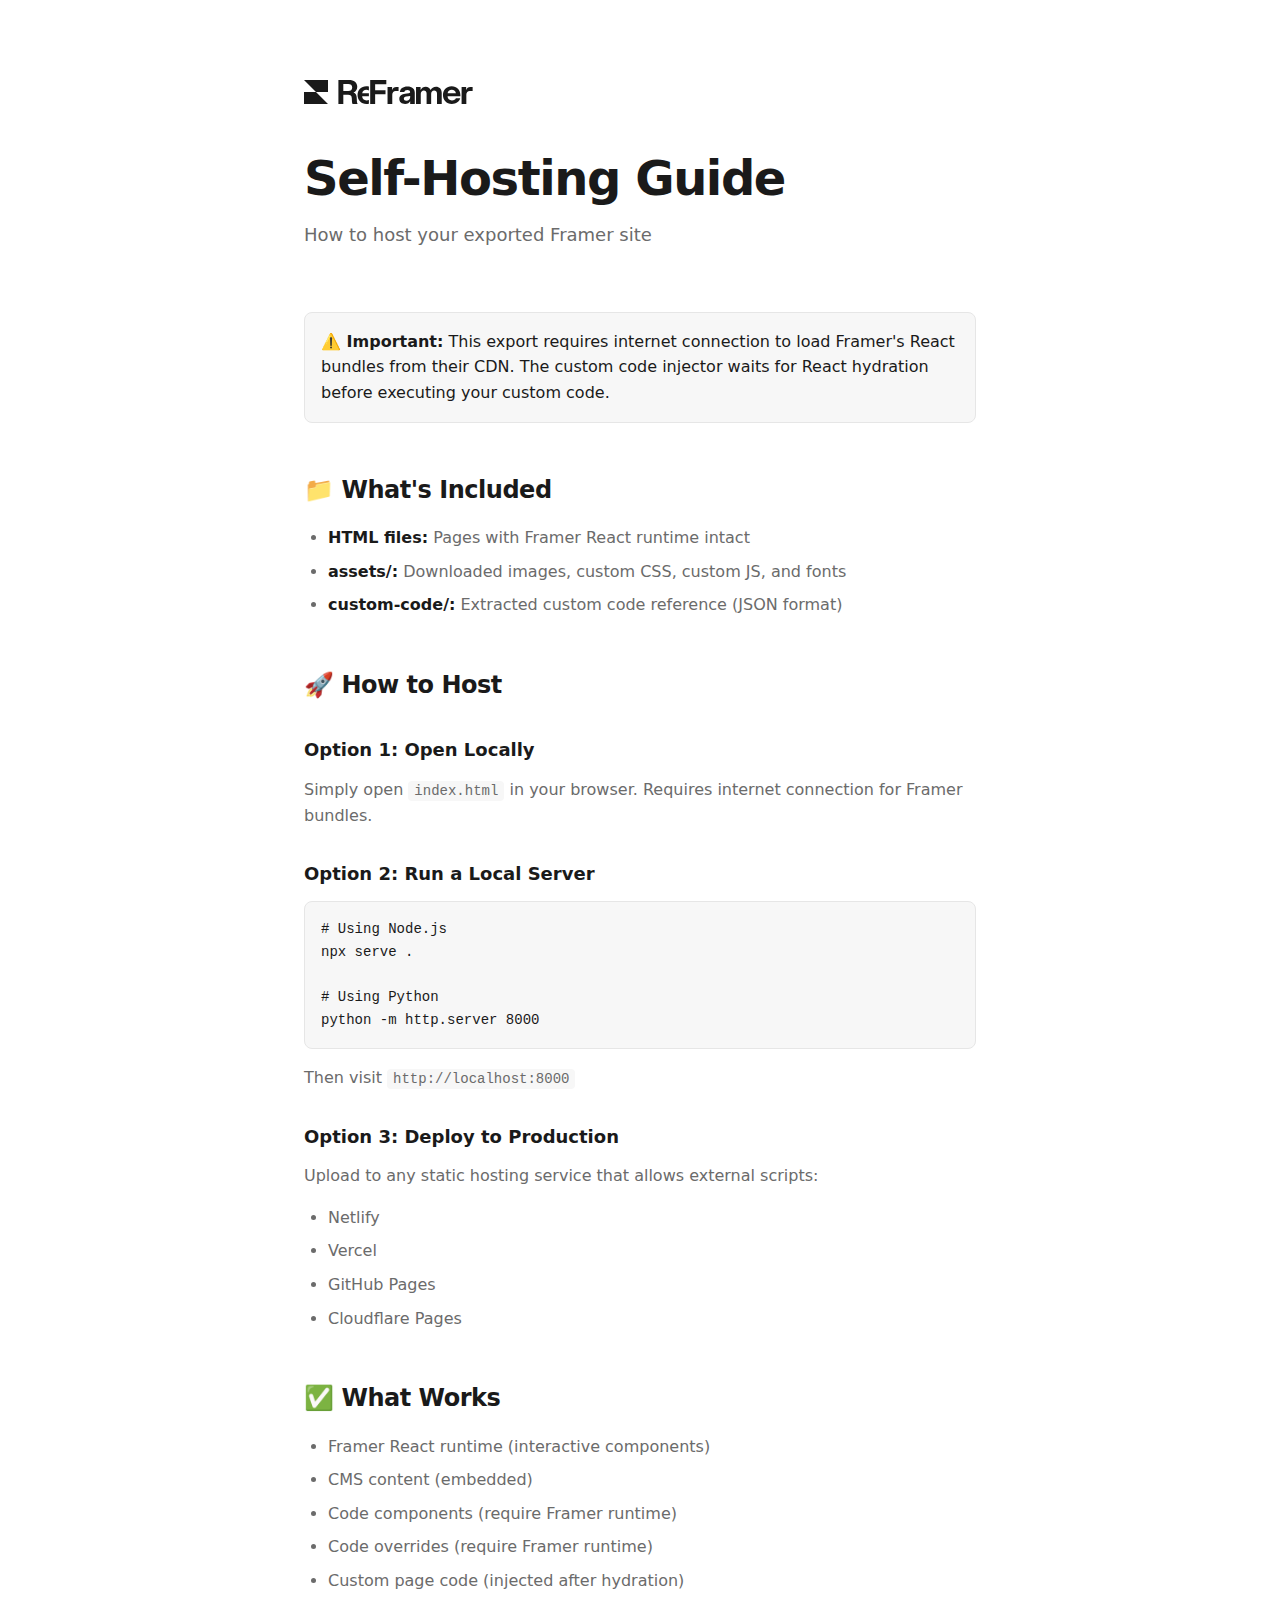
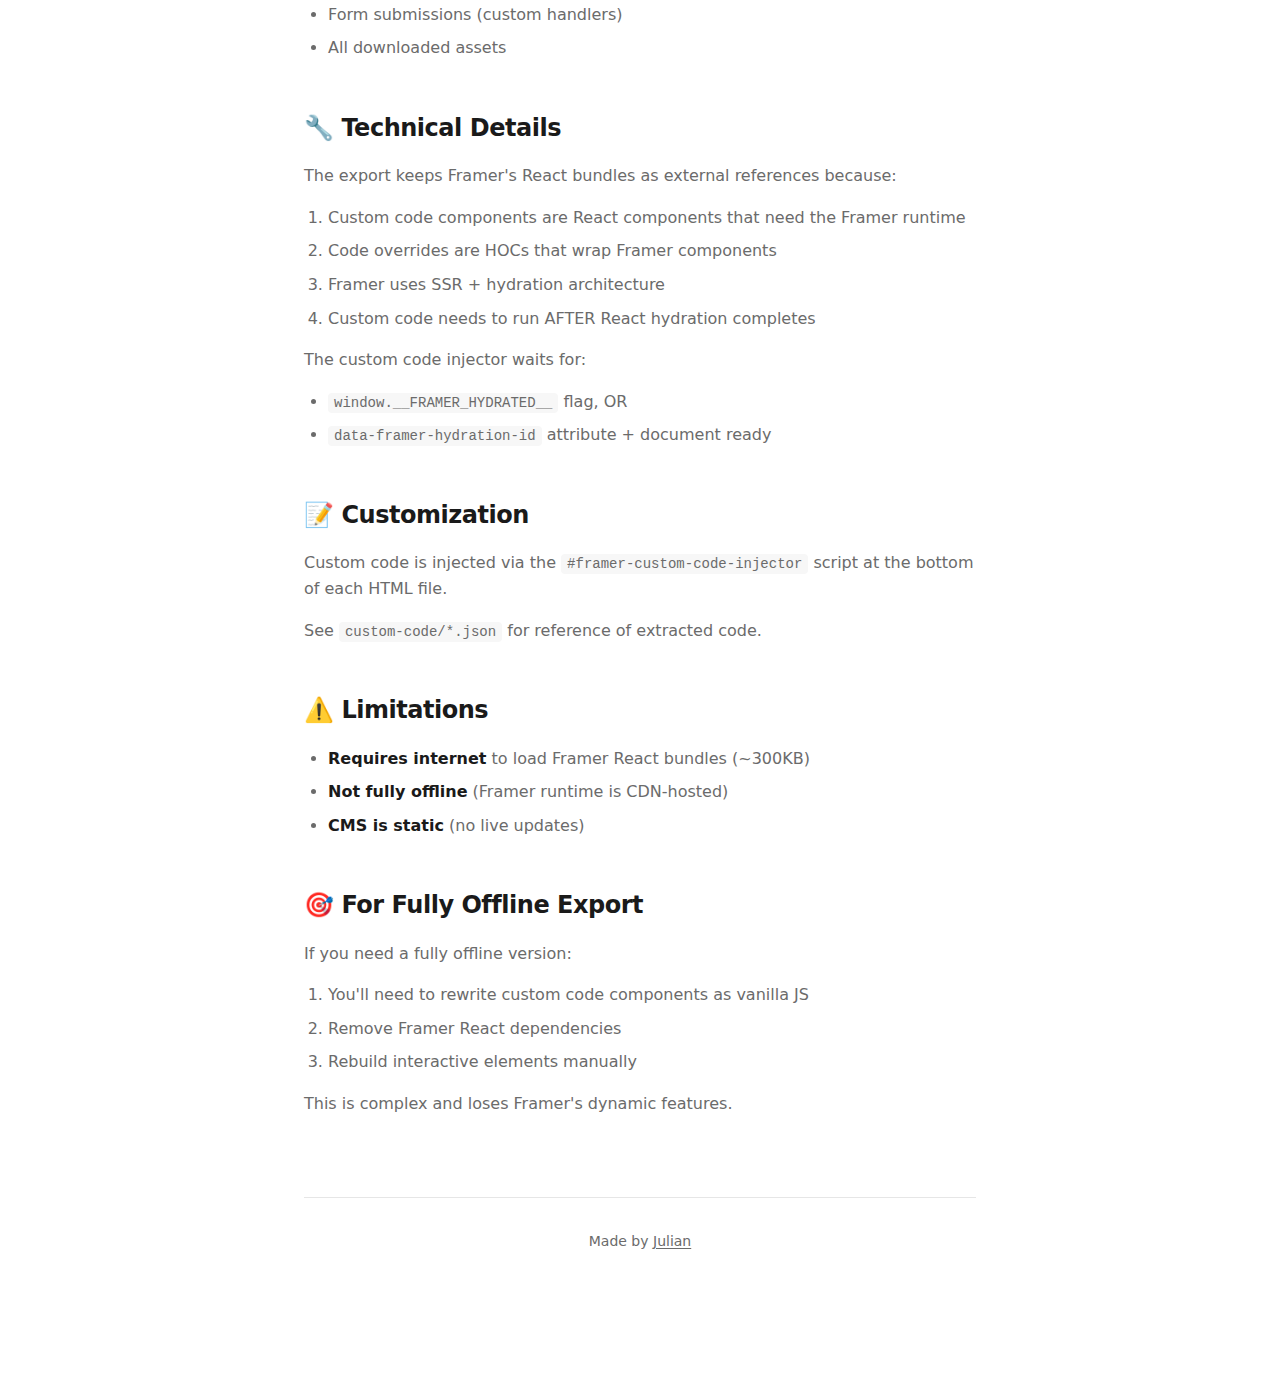
<file: README.html>
<!DOCTYPE html>
<html lang="en">
<head>
    <meta charset="UTF-8">
    <meta name="viewport" content="width=device-width, initial-scale=1.0">
    <title>ReFramer - Self-Hosting Guide</title>
    <style>
        :root {
            --color-bg: #ffffff;
            --color-surface: #f7f7f7;
            --color-border: #e6e6e6;
            --color-text: #1a1a1a;
            --color-text-secondary: #6b6b6b;
            --color-accent: #000000;
            --color-hover: #f0f0f0;
        }

        @media (prefers-color-scheme: dark) {
            :root {
                --color-bg: #000000;
                --color-surface: #111111;
                --color-border: #2a2a2a;
                --color-text: #ffffff;
                --color-text-secondary: #9b9b9b;
                --color-accent: #ffffff;
                --color-hover: #1a1a1a;
            }
        }

        * {
            margin: 0;
            padding: 0;
            box-sizing: border-box;
        }

        body {
            font-family: -apple-system, BlinkMacSystemFont, 'Segoe UI', 'Inter', system-ui, sans-serif;
            background: var(--color-bg);
            color: var(--color-text);
            line-height: 1.6;
            -webkit-font-smoothing: antialiased;
        }

        .container {
            max-width: 720px;
            margin: 0 auto;
            padding: 80px 24px 120px;
        }

        header {
            margin-bottom: 64px;
        }

        .logo {
            height: 24px;
            margin-bottom: 48px;
            color: var(--color-text);
        }

        .logo svg {
            height: 100%;
            width: auto;
        }

        h1 {
            font-size: 48px;
            font-weight: 600;
            line-height: 1.1;
            margin-bottom: 16px;
            letter-spacing: -0.03em;
        }

        .subtitle {
            font-size: 18px;
            color: var(--color-text-secondary);
            line-height: 1.5;
        }

        h2 {
            font-size: 24px;
            font-weight: 600;
            margin-top: 48px;
            margin-bottom: 16px;
            letter-spacing: -0.02em;
        }

        h3 {
            font-size: 18px;
            font-weight: 600;
            margin-top: 32px;
            margin-bottom: 12px;
        }

        p {
            margin-bottom: 16px;
            color: var(--color-text-secondary);
        }

        ul, ol {
            margin-bottom: 16px;
            padding-left: 24px;
            color: var(--color-text-secondary);
        }

        li {
            margin-bottom: 8px;
        }

        code {
            background: var(--color-surface);
            padding: 2px 6px;
            border-radius: 4px;
            font-family: 'Monaco', 'Courier New', monospace;
            font-size: 14px;
        }

        pre {
            background: var(--color-surface);
            border: 1px solid var(--color-border);
            border-radius: 8px;
            padding: 16px;
            overflow-x: auto;
            margin-bottom: 16px;
        }

        pre code {
            background: none;
            padding: 0;
        }

        strong {
            color: var(--color-text);
            font-weight: 600;
        }

        .warning {
            background: var(--color-surface);
            border: 1px solid var(--color-border);
            border-radius: 8px;
            padding: 16px;
            margin-bottom: 24px;
        }

        footer {
            margin-top: 80px;
            padding-top: 32px;
            border-top: 1px solid var(--color-border);
            text-align: center;
            font-size: 14px;
            color: var(--color-text-secondary);
        }

        footer a {
            color: inherit;
            text-decoration: underline;
            text-underline-offset: 2px;
        }

        footer a:hover {
            color: var(--color-text);
        }

        @media (max-width: 640px) {
            .container {
                padding: 48px 20px 80px;
            }

            h1 {
                font-size: 36px;
            }
        }
    </style>
</head>
<body>
    <div class="container">
        <header>
            <div class="logo">
                <svg width="1068" height="152" viewBox="0 0 1068 152" fill="none" xmlns="http://www.w3.org/2000/svg">
                    <path d="M217.912 151.781V0.332031H284.082C317.218 0.332031 337.241 17.4081 337.241 42.7173C337.241 60.2 328.297 73.4136 313.05 79.5123C328.703 85.1026 333.074 96.4867 333.887 112.343L335.005 134.806C335.31 141.108 336.835 147.41 339.681 151.781H307.46C304.817 147.308 303.801 141.311 303.598 134.4L302.886 117.019C302.174 98.4179 294.043 93.7423 279.406 93.7423H249.015V151.781H217.912ZM280.728 69.5512C295.364 69.5512 305.325 61.5214 305.325 47.088C305.325 33.1629 295.263 25.6412 279.813 25.6412H249.015V69.5512H280.728Z" fill="currentColor"/>
                    <path d="M419.283 151.781V0.332031H521.333V27.1659H450.589V64.3674H516.251V90.3881H450.589V151.781H419.283Z" fill="currentColor"/>
                    <path d="M529.098 151.781V44.4459H557.964V62.7417H558.269C562.233 49.7313 570.365 43.7344 584.493 43.7344H598.927V68.9419H580.428C568.129 68.9419 559.082 77.5816 559.082 93.6413V151.781H529.098Z" fill="currentColor"/>
                    <path d="M640.269 151.78C617.806 151.78 603.779 139.685 603.779 120.372C603.779 99.1288 619.636 91.2006 640.473 87.8464L663.241 84.1872C670.152 83.0691 672.185 80.1215 672.185 76.0557C672.185 68.1276 665.477 62.6388 654.601 62.6388C643.42 62.6388 636.102 68.3308 635.39 76.564H607.235C608.557 54.5073 626.141 40.3789 655.516 40.3789C684.891 40.3789 701.764 54.7106 701.764 80.4264L701.662 151.78H672.389L672.49 134.806H672.084C667.205 144.055 656.634 151.78 640.269 151.78ZM648.706 130.943C662.834 130.943 672.389 121.897 672.389 109.395V100.653L647.486 105.024C638.338 106.752 632.341 111.123 632.341 118.644C632.341 126.268 638.338 130.943 648.706 130.943Z" fill="currentColor"/>
                    <path d="M709.527 151.689V44.3533H738.394V63.6656H738.699C744.289 49.2322 757.401 42.1172 771.022 42.1172C785.353 42.1172 797.347 49.9437 801.921 63.0557C807.512 50.0454 820.827 42.1172 836.277 42.1172C856.91 42.1172 872.258 56.0423 872.258 80.5384V151.689H842.375V86.0271C842.375 73.1184 834.345 66.8165 824.181 66.8165C812.594 66.8165 805.377 75.1513 805.377 87.0436V151.689H776.51V85.214C776.51 74.0332 769.192 66.8165 758.723 66.8165C748.05 66.8165 739.512 74.6431 739.512 88.3649V151.689H709.527Z" fill="currentColor"/>
                    <path d="M936.23 151.781C902.078 151.781 880.021 128.199 880.021 95.7752C880.021 63.046 902.891 39.5664 935.112 39.5664C968.146 39.5664 990.406 62.5378 990.406 95.1654V103.195H909.193C909.803 118.95 919.967 129.318 937.043 129.318C949.851 129.318 958.795 123.829 961.743 115.596H989.187C984.917 136.941 963.267 151.781 936.23 151.781ZM909.498 84.0862H962.149C960.32 70.5676 950.359 62.3345 935.722 62.3345C921.085 62.3345 911.328 70.5676 909.498 84.0862Z" fill="currentColor"/>
                    <path d="M998.172 151.781V44.4459H1027.04V62.7417H1027.34C1031.31 49.7313 1039.44 43.7344 1053.57 43.7344H1068V68.9419H1049.5C1037.2 68.9419 1028.16 77.5816 1028.16 93.6413V151.781H998.172Z" fill="currentColor"/>
                    <path d="M394.286 39.5664C400.242 39.5664 405.847 40.3133 411.035 41.7285V66.751C406.726 63.8876 401.252 62.335 394.896 62.335C380.26 62.335 370.501 70.5683 368.672 84.0869H411.035V103.195H368.367C368.977 118.95 379.142 129.318 396.218 129.318C402.014 129.318 407.019 128.193 411.035 126.199V150.03C406.111 151.173 400.868 151.781 395.404 151.781C361.252 151.781 339.195 128.2 339.195 95.7754C339.195 63.0464 362.065 39.5665 394.286 39.5664Z" fill="currentColor"/>
                    <path d="M0 0H152V76H76L0 0ZM0 76H76L152 152H0V76Z" fill="currentColor"/>
                </svg>
            </div>
            <h1>Self-Hosting Guide</h1>
            <p class="subtitle">How to host your exported Framer site</p>
        </header>

        <main>
            <div class="warning">
                <strong>⚠️ Important:</strong> This export requires internet connection to load Framer's React bundles from their CDN. The custom code injector waits for React hydration before executing your custom code.
            </div>

            <h2>📁 What's Included</h2>
            <ul>
                <li><strong>HTML files:</strong> Pages with Framer React runtime intact</li>
                <li><strong>assets/:</strong> Downloaded images, custom CSS, custom JS, and fonts</li>
                <li><strong>custom-code/:</strong> Extracted custom code reference (JSON format)</li>
            </ul>

            <h2>🚀 How to Host</h2>

            <h3>Option 1: Open Locally</h3>
            <p>Simply open <code>index.html</code> in your browser. Requires internet connection for Framer bundles.</p>

            <h3>Option 2: Run a Local Server</h3>
            <pre><code># Using Node.js
npx serve .

# Using Python
python -m http.server 8000</code></pre>
            <p>Then visit <code>http://localhost:8000</code></p>

            <h3>Option 3: Deploy to Production</h3>
            <p>Upload to any static hosting service that allows external scripts:</p>
            <ul>
                <li>Netlify</li>
                <li>Vercel</li>
                <li>GitHub Pages</li>
                <li>Cloudflare Pages</li>
            </ul>

            <h2>✅ What Works</h2>
            <ul>
                <li>Framer React runtime (interactive components)</li>
                <li>CMS content (embedded)</li>
                <li>Code components (require Framer runtime)</li>
                <li>Code overrides (require Framer runtime)</li>
                <li>Custom page code (injected after hydration)</li>
                <li>Form submissions (custom handlers)</li>
                <li>All downloaded assets</li>
            </ul>

            <h2>🔧 Technical Details</h2>
            <p>The export keeps Framer's React bundles as external references because:</p>
            <ol>
                <li>Custom code components are React components that need the Framer runtime</li>
                <li>Code overrides are HOCs that wrap Framer components</li>
                <li>Framer uses SSR + hydration architecture</li>
                <li>Custom code needs to run AFTER React hydration completes</li>
            </ol>
            <p>The custom code injector waits for:</p>
            <ul>
                <li><code>window.__FRAMER_HYDRATED__</code> flag, OR</li>
                <li><code>data-framer-hydration-id</code> attribute + document ready</li>
            </ul>

            <h2>📝 Customization</h2>
            <p>Custom code is injected via the <code>#framer-custom-code-injector</code> script at the bottom of each HTML file.</p>
            <p>See <code>custom-code/*.json</code> for reference of extracted code.</p>

            <h2>⚠️ Limitations</h2>
            <ul>
                <li><strong>Requires internet</strong> to load Framer React bundles (~300KB)</li>
                <li><strong>Not fully offline</strong> (Framer runtime is CDN-hosted)</li>
                <li><strong>CMS is static</strong> (no live updates)</li>
            </ul>

            <h2>🎯 For Fully Offline Export</h2>
            <p>If you need a fully offline version:</p>
            <ol>
                <li>You'll need to rewrite custom code components as vanilla JS</li>
                <li>Remove Framer React dependencies</li>
                <li>Rebuild interactive elements manually</li>
            </ol>
            <p>This is complex and loses Framer's dynamic features.</p>
        </main>

        <footer>
            <p>Made by <a href="https://julpav.com" target="_blank" rel="noopener noreferrer">Julian</a></p>
        </footer>
    </div>
</body>
</html>
</file>
